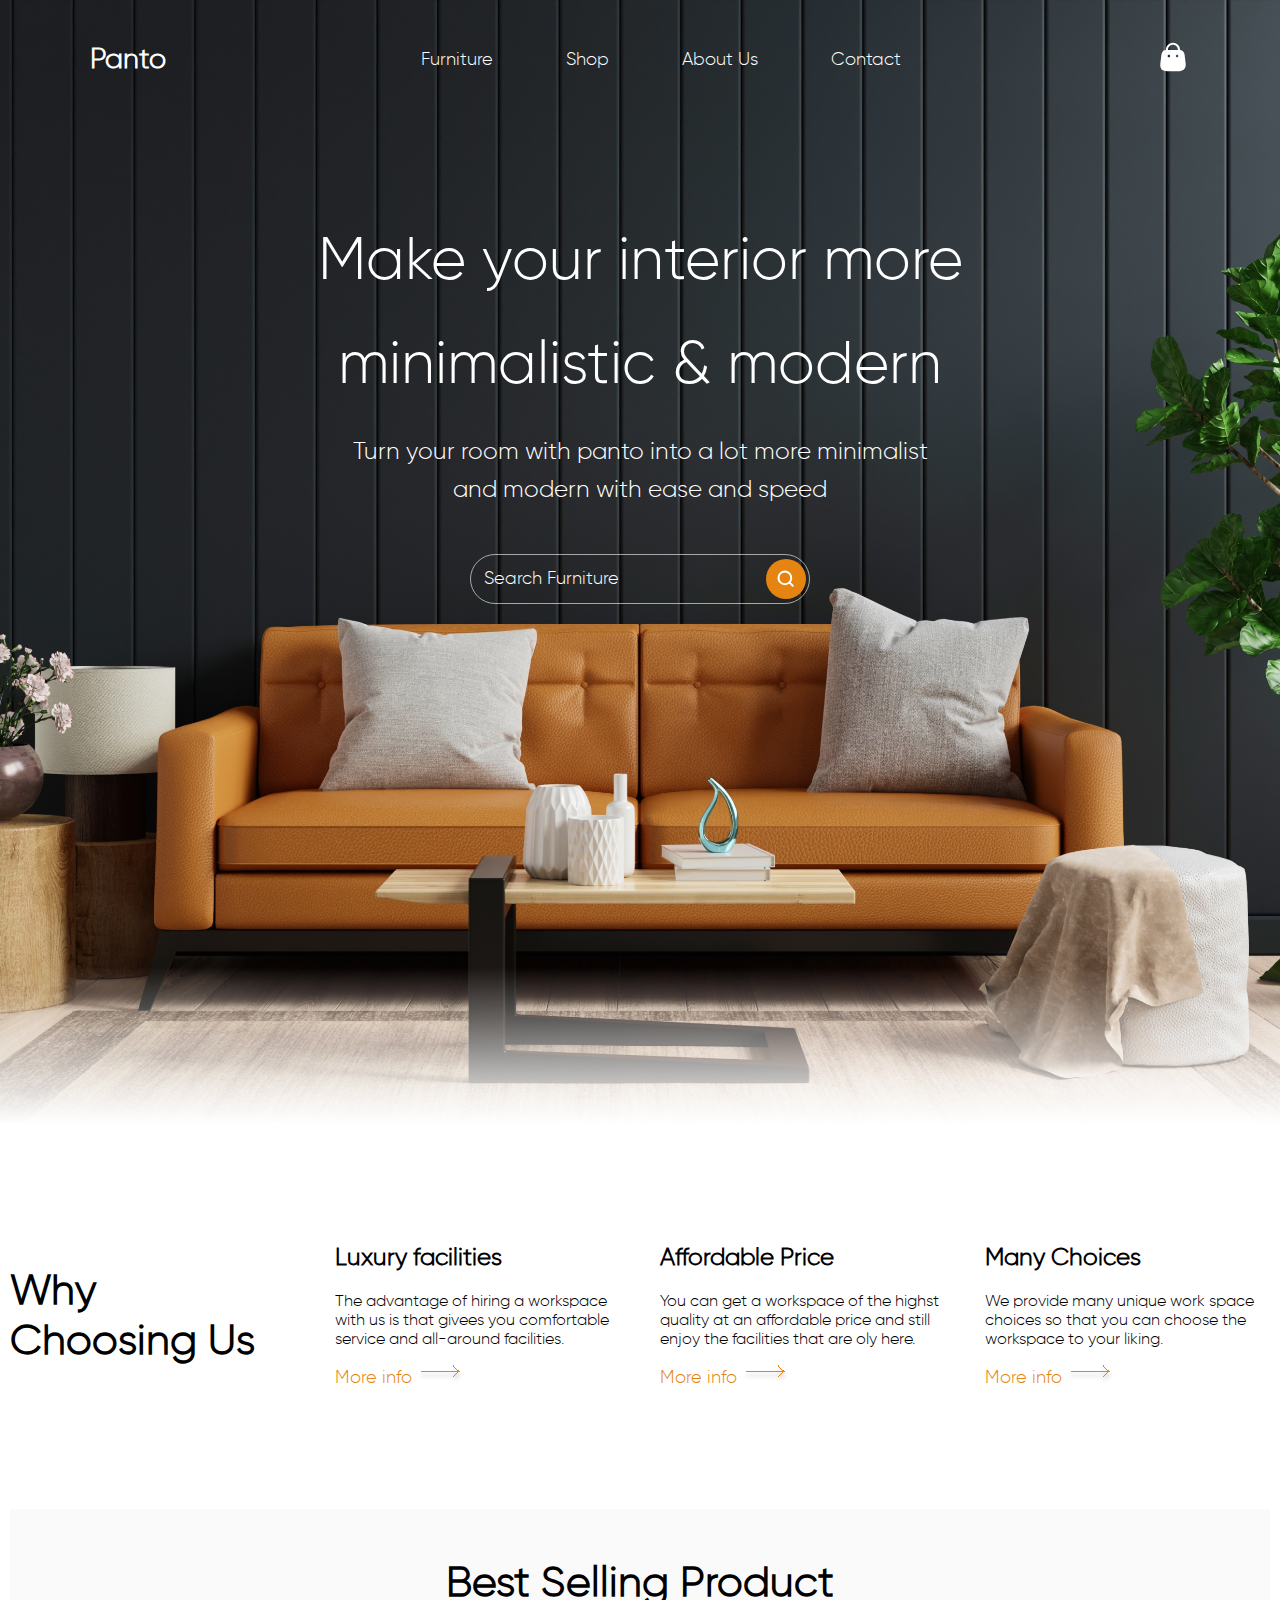
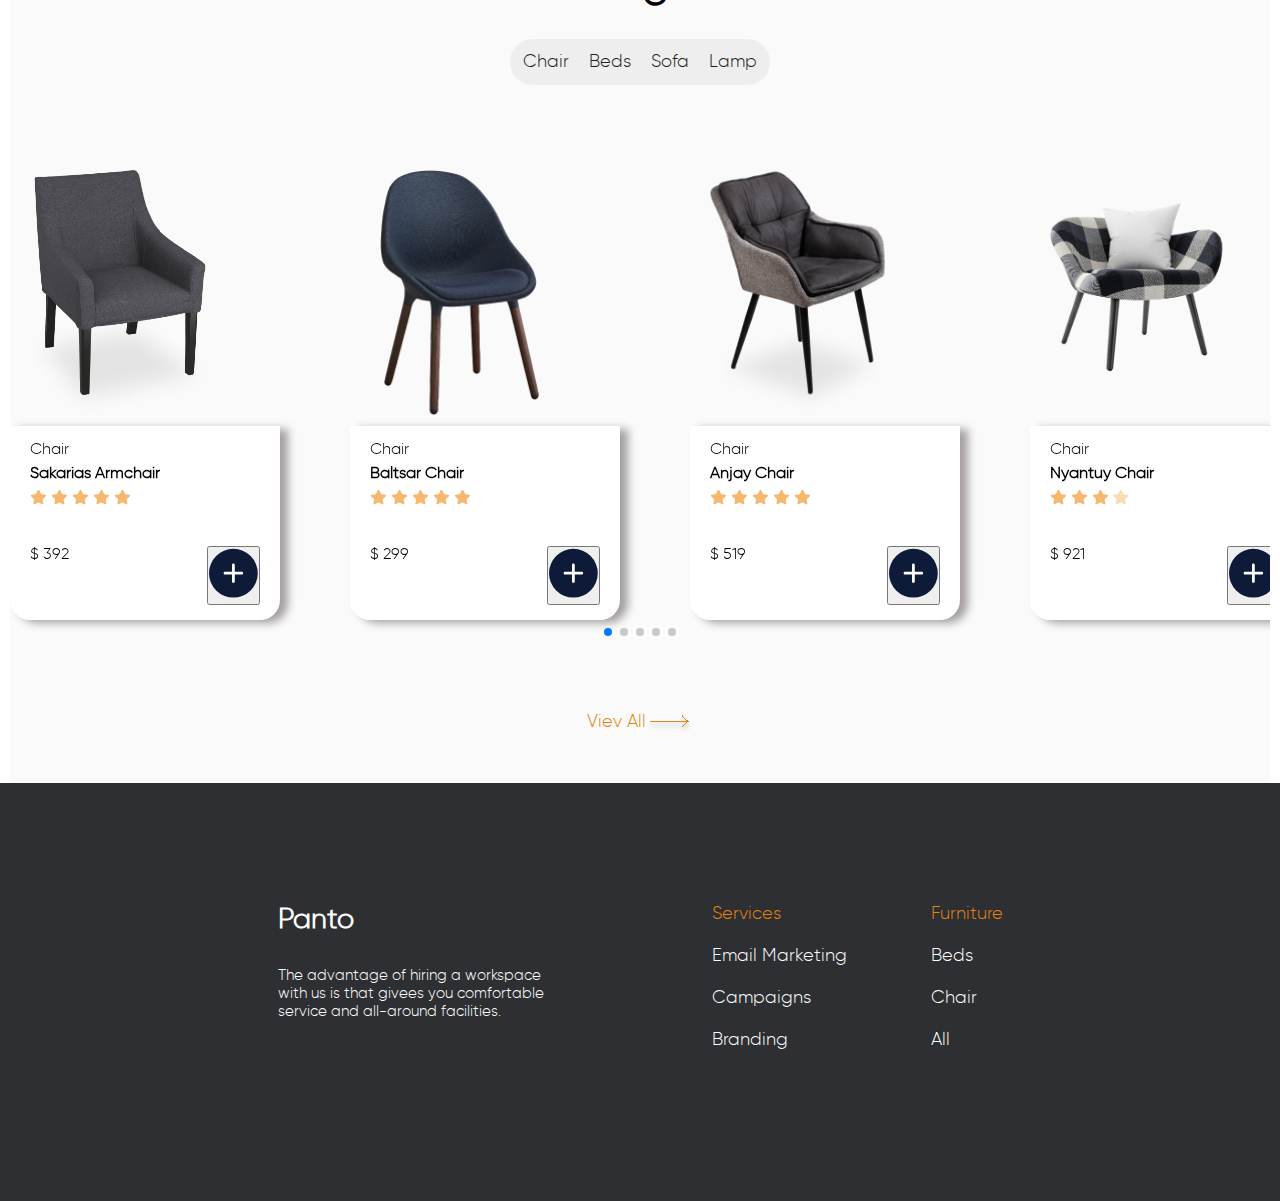
<file: index.html>
<!DOCTYPE html>
<html lang="en">
<head>
    <meta charset="UTF-8">
    <meta name="viewport" content="width=device-width, initial-scale=1.0">
    <title>Document</title>
    <link rel="stylesheet" href="css/swiper-bundle.min.css">
    <link rel="stylesheet" href="css/fonts.css">
    <link rel="stylesheet" href="css/style.css">
</head>
<body>
    <div class="wrapper">
        <header class="header">
            <div class="container">
                <div class="header__inner">
                    <menu class="menu">
                        <a class="menu__logo" href="#" >
                            Panto
                        </a>
                        <ul class="menu__list">
                            <li class="menu__list-item">
                                <a href="#" class="menu__list-link">
                                    Furniture
                                </a>
                            </li>
                            <li class="menu__list-item">
                                <a href="#" class="menu__list-link">
                                    Shop
                                </a>
                            </li>
                            <li class="menu__list-item">
                                <a href="#" class="menu__list-link">
                                    About Us
                                </a>
                            </li>
                            <li class="menu__list-item">
                                <a href="contact.html" class="menu__list-link">
                                    Contact
                                </a>
                            </li>
                        </ul>
                        <a href="#" class="shopping-basket">
                            <img src="img/Bag.svg" alt="">
                        </a>
                    </menu>    
                    <h1 class="header__title">
                        Make your interior more minimalistic & modern
                    </h1>
                    <p class="header__paragraf">
                        Turn your room with panto into a lot more minimalist and modern with ease and speed
                    </p>
                    <div class="search">
                        <form class="form" action="#">
                            <input class="form__input" type="text" placeholder="Search Furniture">
                        </form>
                        <button class="search__button">
                            <img src="img/search.button.svg" alt="search">
                        </button>
                    </div>
                </div>
            </div>
        </header>
        <main class="main">
            <div class="container">
                <section class="choosing">
                    <h2 class="choosing__title">Why Choosing Us</h2>
                    <div class="choosing__card">
                        <div class="choosing__card-item">
                            <h4 class="choosing__card-title">Luxury facilities</h4>
                            <p class="choosing__card-text">
                                The advantage of hiring a workspace with us is that givees you comfortable service
                                and all-around facilities.
                            </p>
                            <a class="choosing__card-link" href="#" >
                                More info 
                                <img src="img/cursor.svg" alt="link for more info">
                            </a>
                        </div>
                        <div class="choosing__card-item">
                            <h4 class="choosing__card-title">Affordable Price</h4>
                            <p class="choosing__card-text">You can get a workspace of the highst quality at an affordable
                                price and still enjoy the facilities that are oly here.
                            </p>
                            <a class="choosing__card-link" href="#" >
                                More info 
                                <img src="img/cursor.svg" alt="link for more info">
                            </a>
                        </div>
                        <div class="choosing__card-item">
                            <h4 class="choosing__card-title">Many Choices</h4>
                            <p class="choosing__card-text">
                                We provide many unique work space choices so that you can choose
                                the workspace to your liking.
                            </p>
                            <a class="choosing__card-link" href="#" >
                                More info 
                                <img src="img/cursor.svg" alt="link for more info">
                            </a>
                        </div>
                    </div>
                </section>
                <section class="products">
                    <div class="container">
                        <h2 class="products__title">Best Selling Product</h2>
                        <ul class="products__menu">
                            <li class="product__menu-item">
                                <a class="product__item-link" href="#">Chair</a>
                            </li>
                            <li class="product__menu-item">
                                <a class="product__item-link" href="#">Beds</a>
                            </li>
                            <li class="product__menu-item">
                                <a class="product__item-link" href="#">Sofa</a>
                            </li>
                            <li class="product__menu-item">
                                <a class="product__item-link" href="#">Lamp</a>
                            </li>
                        </ul>
                        <div class="swiper mySwiper">
                            <div class="swiper-wrapper">
                                <div class="swiper-slide">
                                    <img class="product__img" src="img/chair-01@2x.png" alt="">
                                    <div class="product__info">
                                        <p class="product__tipe">Chair</p>
                                        <h4 class="product__name">Sakarias Armchair</h4>
                                        <div class="product__rating">
                                            <img src="img/star-icon.svg" alt="">
                                            <img src="img/star-icon.svg" alt="">
                                            <img src="img/star-icon.svg" alt="">
                                            <img src="img/star-icon.svg" alt="">
                                            <img src="img/star-icon.svg" alt="">
                                        </div>
                                        <div class="price">
                                            <p class="product__price">$ 392</p>
                                            <button class="product__add-btn">
                                                <img src="img/Frame 174.svg" alt="">
                                            </button>
                                        </div> 
                                    </div>
                                </div>                                
                                <div class="swiper-slide">
                                    <img class="product__img" src="img/chair-02@2x.png" alt="">
                                    <div class="product__info">
                                        <p class="product__tipe">Chair</p>
                                        <h4 class="product__name">Baltsar Chair</h4>
                                        <div class="product__rating">
                                            <img src="img/star-icon.svg" alt="">
                                            <img src="img/star-icon.svg" alt="">
                                            <img src="img/star-icon.svg" alt="">
                                            <img src="img/star-icon.svg" alt="">
                                            <img src="img/star-icon.svg" alt="">
                                        </div>
                                        <div class="price">
                                            <p class="product__price">$ 299</p>
                                            <button class="product__add-btn">
                                                <img src="img/Frame 174.svg" alt="">
                                            </button>
                                        </div> 
                                    </div> 
                                </div>                                
                                <div class="swiper-slide">
                                    <img class="product__img" src="img/chair-03.png" alt="">
                                    <div class="product__info">
                                        <p class="product__tipe">Chair</p>
                                        <h4 class="product__name">Anjay Chair</h4>
                                        <div class="product__rating">
                                            <img src="img/star-icon.svg" alt="">
                                            <img src="img/star-icon.svg" alt="">
                                            <img src="img/star-icon.svg" alt="">
                                            <img src="img/star-icon.svg" alt="">
                                            <img src="img/star-icon.svg" alt="">
                                        </div>
                                        <div class="price">
                                            <p class="product__price">$ 519</p>
                                            <button class="product__add-btn">
                                                <img src="img/Frame 174.svg" alt="">
                                            </button>
                                        </div> 
                                    </div> 
                                </div>                                
                                <div class="swiper-slide">
                                    <img class="product__img" src="img/chair-04@2x.png" alt="">
                                    <div class="product__info">
                                        <p class="product__tipe">Chair</p>
                                        <h4 class="product__name">Nyantuy Chair</h4>
                                        <div class="product__rating">
                                            <img src="img/star-icon.svg" alt="">
                                            <img src="img/star-icon.svg" alt="">
                                            <img src="img/star-icon.svg" alt="">
                                            <img src="img/star-silver.svg" alt="">
                                        </div>
                                        <div class="price">
                                            <p class="product__price">$ 921</p>
                                            <button class="product__add-btn">
                                                <img src="img/Frame 174.svg" alt="">
                                            </button>
                                        </div> 
                                    </div>
                                </div>                                                                 
                                <div class="swiper-slide">
                                    <img class="product__img" src="img/chair-02@2x.png" alt="">
                                    <div class="product__info">
                                        <p class="product__tipe">Chair</p>
                                        <h4 class="product__name">Baltsar Chair</h4>
                                        <div class="product__rating">
                                            <img src="img/star-icon.svg" alt="">
                                            <img src="img/star-icon.svg" alt="">
                                            <img src="img/star-icon.svg" alt="">
                                            <img src="img/star-icon.svg" alt="">
                                            <img src="img/star-icon.svg" alt="">
                                        </div>
                                        <div class="price">
                                            <p class="product__price">$ 299</p>
                                            <button class="product__add-btn">
                                                <img src="img/Frame 174.svg" alt="">
                                            </button>
                                        </div> 
                                    </div> 
                                </div>                                
                                <div class="swiper-slide">
                                    <img class="product__img" src="img/chair-03.png" alt="">
                                    <div class="product__info">
                                        <p class="product__tipe">Chair</p>
                                        <h4 class="product__name">Anjay Chair</h4>
                                        <div class="product__rating">
                                            <img src="img/star-icon.svg" alt="">
                                            <img src="img/star-icon.svg" alt="">
                                            <img src="img/star-icon.svg" alt="">
                                            <img src="img/star-icon.svg" alt="">
                                            <img src="img/star-icon.svg" alt="">
                                        </div>
                                        <div class="price">
                                            <p class="product__price">$ 519</p>
                                            <button class="product__add-btn">
                                                <img src="img/Frame 174.svg" alt="">
                                            </button>
                                        </div> 
                                    </div> 
                                </div>                                
                                <div class="swiper-slide">
                                    <img class="product__img" src="img/chair-04@2x.png" alt="">
                                    <div class="product__info">
                                        <p class="product__tipe">Chair</p>
                                        <h4 class="product__name">Nyantuy Chair</h4>
                                        <div class="product__rating">
                                            <img src="img/star-icon.svg" alt="">
                                            <img src="img/star-icon.svg" alt="">
                                            <img src="img/star-icon.svg" alt="">
                                            <img src="img/star-silver.svg" alt="">
                                        </div>
                                        <div class="price">
                                            <p class="product__price">$ 921</p>
                                            <button class="product__add-btn">
                                                <img src="img/Frame 174.svg" alt="">
                                            </button>
                                        </div> 
                                    </div>
                                </div>                                                                 
                            </div>
                            <div class="swiper-pagination"></div>
                        </div>
                        <a class="products__viev-all" href="#" >
                            Viev All
                            <img src="img/cursor.svg" alt="link for more info">
                        </a>
                    </div>
                </section>
            </div>
        </main>
        <footer class="footer">
            <div class="container">
                <nav class="footer__menu">
                    <ul class="footer__menu-info">
                        <li class="footer__menu-item">
                            <a href="" class="footer__menu-logo">Panto</a>
                        </li>
                        <li class="footer__menu-item">
                            <p class="footer__menu-text">The advantage of hiring a workspace with us is that givees you comfortable service and all-around facilities.</p>
                        </li>
                    </ul>
                    <ul class="footer__menu-list">
                        <li class="footer__menu-item">
                            <a href="" class="footer__menu-link">Services</a>
                        </li>
                        <li class="footer__menu-item">
                            <a href="" class="footer__menu-link">Email Marketing</a>
                        </li>
                        <li class="footer__menu-item">
                            <a href="" class="footer__menu-link">Campaigns</a>
                        </li>
                        <li class="footer__menu-item">
                            <a href="" class="footer__menu-link">Branding</a>
                        </li>
                    </ul>
                    <ul class="footer__menu-list">
                        <li class="footer__menu-item">
                            <a href="" class="footer__menu-link">Furniture</a>
                        </li>
                        <li class="footer__menu-item">
                            <a href="" class="footer__menu-link">Beds</a>
                        </li>
                        <li class="footer__menu-item">
                            <a href="" class="footer__menu-link">Chair</a>
                        </li>
                        <li class="footer__menu-item">
                            <a href="" class="footer__menu-link">All</a>
                        </li>
                    </ul>

                </nav>
            </div>
        </footer>    
    </div>
    <script src="js/swiper-bundle.min.js"></script>
    <script src="js/mine.js"></script>
</body>
</html>
</file>
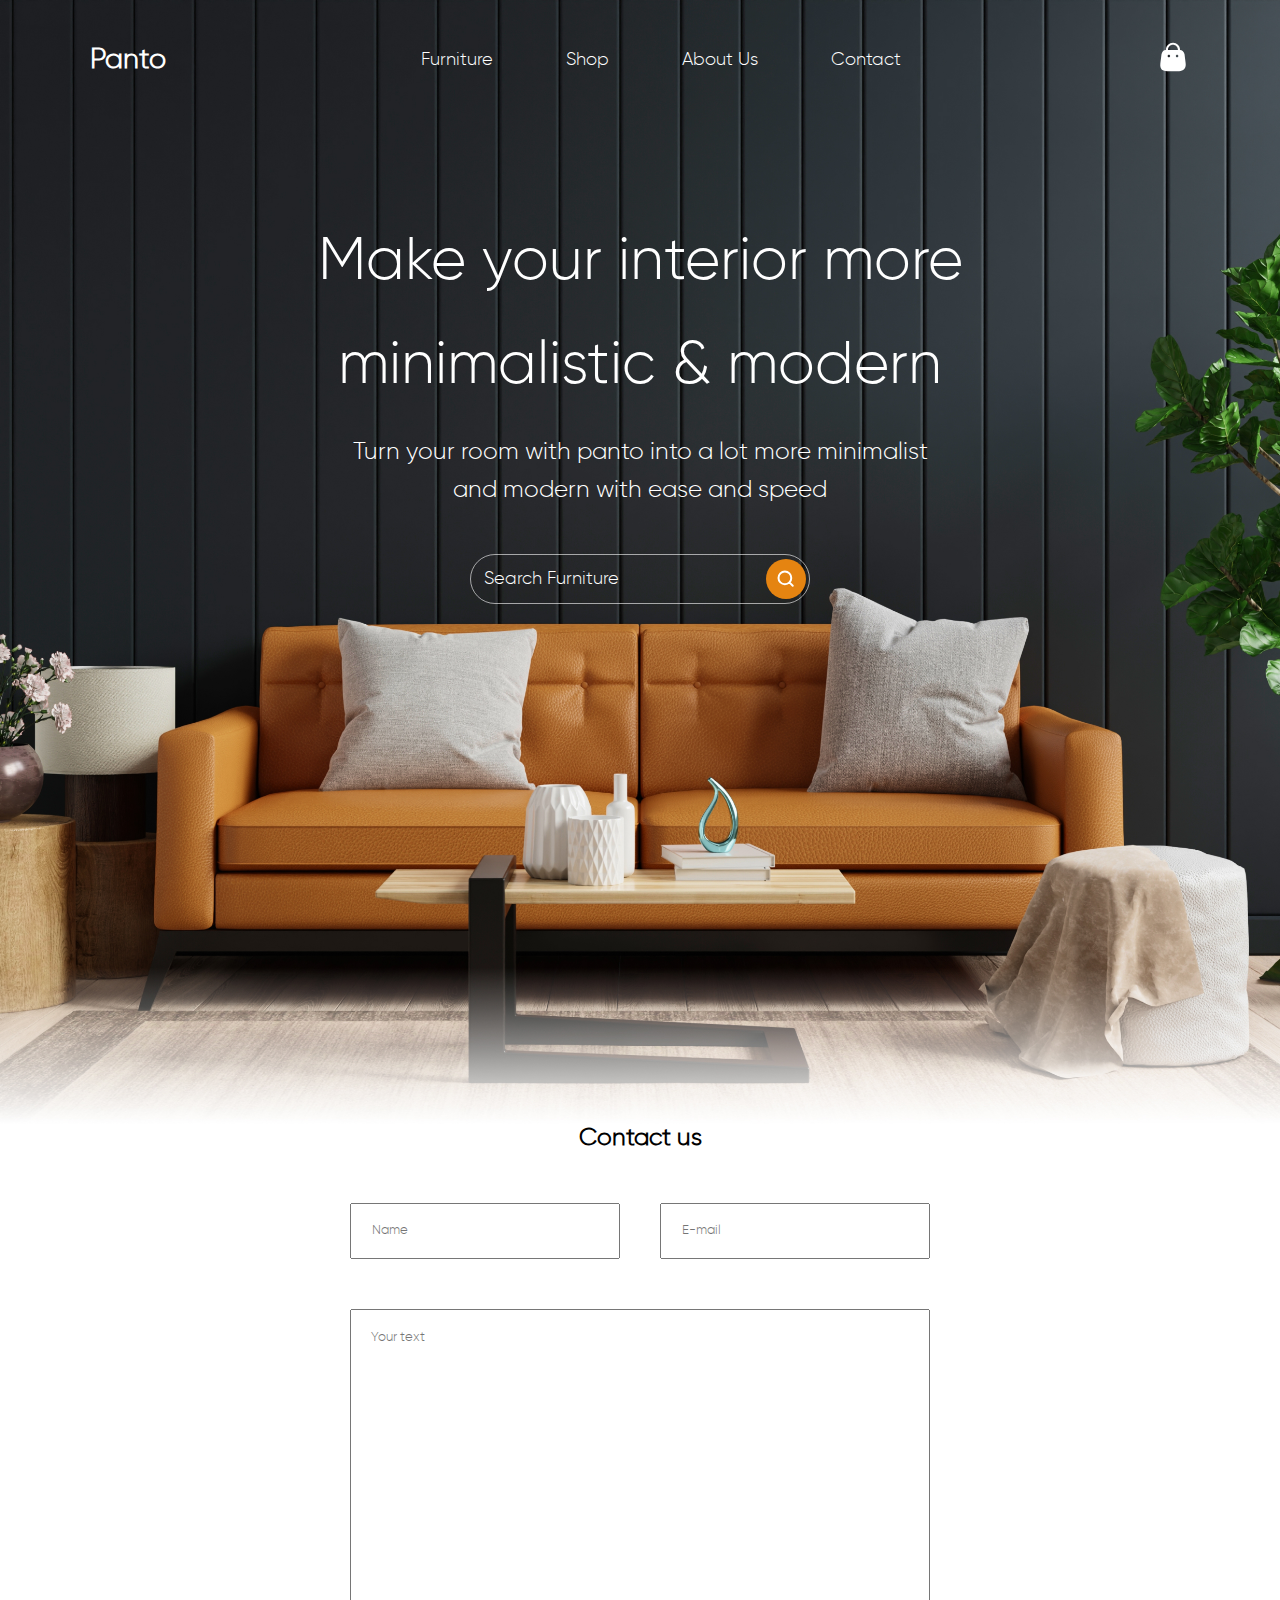
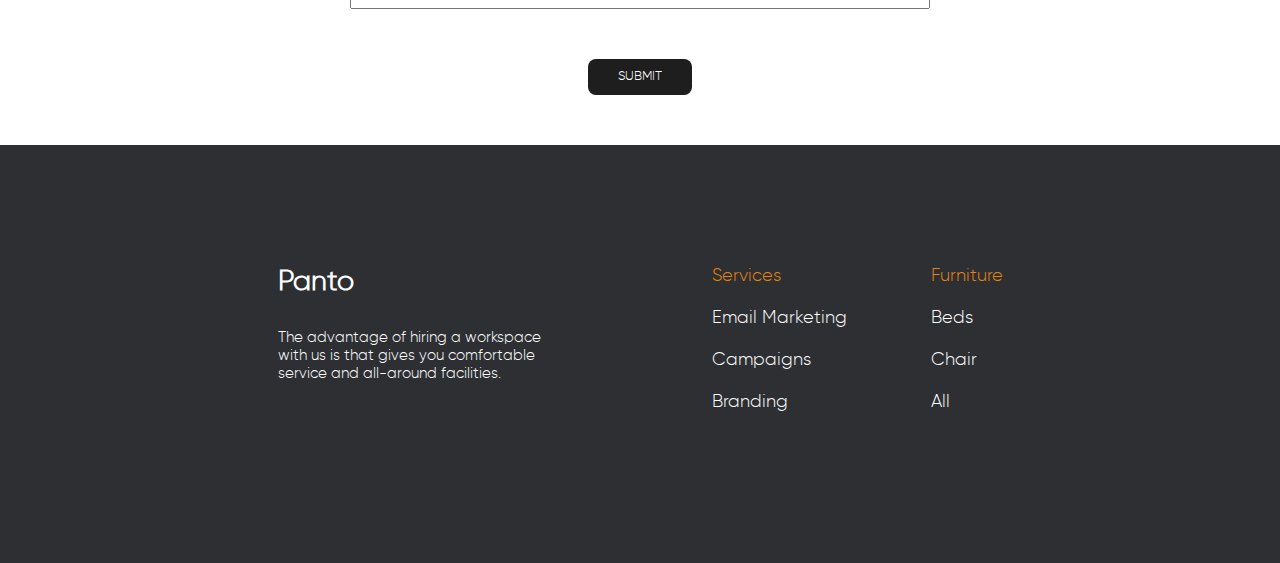
<file: contact.html>
<!DOCTYPE html>
<html lang="en">
<head>
    <meta charset="UTF-8">
    <meta name="viewport" content="width=device-width, initial-scale=1.0">
    <title>Document</title>
    <link rel="stylesheet" href="css/swiper-bundle.min.css">
    <link rel="stylesheet" href="css/fonts.css">
    <link rel="stylesheet" href="css/style.css">
</head>
<body>
    <div class="wrapper">
        <header class="header">
            <div class="container">
                <div class="header__inner">
                    <menu class="menu">
                        <a class="menu__logo" href="index.html" >
                            Panto
                        </a>
                        <ul class="menu__list">
                            <li class="menu__list-item">
                                <a href="#" class="menu__list-link">
                                    Furniture
                                </a>
                            </li>
                            <li class="menu__list-item">
                                <a href="#" class="menu__list-link">
                                    Shop
                                </a>
                            </li>
                            <li class="menu__list-item">
                                <a href="#" class="menu__list-link">
                                    About Us
                                </a>
                            </li>
                            <li class="menu__list-item">
                                <a href="#" class="menu__list-link">
                                    Contact
                                </a>
                            </li>
                        </ul>
                        <a href="#" class="shopping-basket">
                            <img src="img/Bag.svg" alt="">
                        </a>
                    </menu>    
                    <h1 class="header__title">
                        Make your interior more minimalistic & modern
                    </h1>
                    <p class="header__paragraf">
                        Turn your room with panto into a lot more minimalist and modern with ease and speed
                    </p>
                    <div class="search">
                        <form class="form" action="#">
                            <input class="form__input" type="text" placeholder="Search Furniture">
                        </form>
                        <button class="search__button">
                            <img src="img/search.button.svg" alt="search">
                        </button>
                    </div>
                </div>
            </div>
        </header>
        <main class="main">
            <div class="container">
                <h2 class="contact__title">Contact us</h2>
                <div class="contact">
                    <form class="contact__input" action="#">
                        <input class="input__form" type="text"  placeholder="Name">
                        <input class="input__form" type="email"  placeholder="E-mail">
                        <textarea class="textarea" placeholder="Your text"></textarea>
                        <button class="form__btn" type="submit">SUBMIT</button>
                    </form>
                </div>
            </div>  
        </main>
        <footer class="footer">
            <div class="container">
                <nav class="footer__menu">
                    <ul class="footer__menu-info">
                        <li class="footer__menu-item">
                            <a href="" class="footer__menu-logo">Panto</a>
                        </li>
                        <li class="footer__menu-item">
                            <p class="footer__menu-text">The advantage of hiring a workspace with us is that gives you comfortable service and all-around facilities.</p>
                        </li>
                    </ul>
                    <ul class="footer__menu-list">
                        <li class="footer__menu-item">
                            <a href="" class="footer__menu-link">Services</a>
                        </li>
                        <li class="footer__menu-item">
                            <a href="" class="footer__menu-link">Email Marketing</a>
                        </li>
                        <li class="footer__menu-item">
                            <a href="" class="footer__menu-link">Campaigns</a>
                        </li>
                        <li class="footer__menu-item">
                            <a href="" class="footer__menu-link">Branding</a>
                        </li>
                    </ul>
                    <ul class="footer__menu-list">
                        <li class="footer__menu-item">
                            <a href="" class="footer__menu-link">Furniture</a>
                        </li>
                        <li class="footer__menu-item">
                            <a href="" class="footer__menu-link">Beds</a>
                        </li>
                        <li class="footer__menu-item">
                            <a href="" class="footer__menu-link">Chair</a>
                        </li>
                        <li class="footer__menu-item">
                            <a href="" class="footer__menu-link">All</a>
                        </li>
                    </ul>

                </nav>
            </div>
        </footer>    
    </div>
    <script src="js/swiper-bundle.min.js"></script>
    <script src="js/mine.js"></script>
</body>
</html>
</file>
<file: css/fonts.css>
@font-face {
    font-family: 'gilroy';
    src: url(..//fonts/Gilroy-Bold.ttf);
    font-weight: bolder;
}
@font-face{
    font-family: 'gilroy';
    src: url(../fonts/Gilroy-Light.ttf);
    font-weight: lighter;
}
</file>
<file: css/style.css>
html{
    box-sizing: border-box;
    font-family: 'gilroy';
    font-weight: lighter;
    
}

*, *::after, *::before{
    box-sizing: inherit;
    padding: 0;
    margin: 0;
    font-family: 'gilroy';
}
a,
li{
    text-decoration: none;
    list-style-type: none;
    color: #1E1E1E;
    font-size: 18px;
    
}

.container{
    margin: 0 auto;
    max-width: 1260px;
}
html,
body{
    height: 100%;
}
.wrapper{
    display: flex;
    flex-direction: column;
    min-height: 100%;
}

.main{
    flex-grow: 1; 
}
/***************Header****************/
.header{
    background-image: url(../img/mine-bg.jpg);
    background-repeat: no-repeat;
    background-size: cover ;
    background-position: center;
}
.header__inner{
    padding-bottom: 520px;
}
.menu{
    display: flex;
    justify-content: space-between;
    align-items: center;
    padding: 40px 80px;
    
}

.menu__logo{
    
    font-weight: 800;
    font-size: 28px;
    color: #ffff;
}
.menu__list{
    display: flex;
    justify-content: space-between;
    width: 480px;
    
}
.menu__list-link{
    color: #ffff;
    font-family: 'gilroy';
    font-weight: lighter;
}
.header__title{
    font-family: 'gilroy';
    font-weight: bolder;
    padding: 90px 0 15px;
    font-size: 60px;
    margin: 0 auto;
    text-align: center;
    max-width: 860px;
    color: #ffff;
    line-height: 104px;
    
}
.header__paragraf{
    max-width: 600px;
    margin: 0 auto;
    text-align: center;
    font-size: 24px;
    line-height: 38px;
    color: #ffff;
    font-weight: 300;
}
.form{
    display: flex;
    justify-content: center;
    border: 0;
}
.search{
    display: flex;
    justify-content: space-between;
    align-items: center;
    border: 0.86px solid rgba(255, 255, 255, 0.6); 
    margin-top: 45px;
    background:rgba(255, 255, 255, 0.6);
    background-color: transparent;
    max-width: 340px;
    margin: 45px auto 0;
    border-radius: 42px;
    padding: 3px;
    
}

.search__button{
    background-color: transparent;
    display: flex;
    align-items: center;
    justify-content: center;
    border: 0;
}
.form__input {
    font-size: 18px;
    color: #ffff;
    max-width: 280px;
    background-color: transparent;
    padding: 10px;
    border: 0;
    outline: none;
    

}
.form__input::placeholder{
    color: #ffff;
    font-size: 18px;
    border: 0;
    
}


/************************choosing*******************************/

.choosing {
    margin: 120px 0;
    display: flex;
    justify-content: space-between;
    align-items: center;
    
}
.choosing__title {
    box-sizing:border-box;
    font-size: 42px;
    font-weight: 800;
    max-width: 245px;
}
.choosing__card {
    display: flex;
    justify-content: space-between;
    gap: 40px;

}
.choosing__card-item{
   max-width: 285px; 
}
.choosing__card-title {
    font-size: 24px;
    font-weight: bold;
}
.choosing__card-text {
    margin: 20px 0 15px;
    font-size: 16px;
}
.choosing__card-link {
    color: #E58411FF;
}

/**************************Products*************************/
.products {
    background-color: #FAFAFAFF;
    padding: 50px 0;
}
.container {
}
.products__title {
    text-align: center;
    font-size: 42px;
    font-weight: bold;
    padding-bottom: 30px;
}
.products__menu {
    display: flex;
    justify-content: center;
    background-color: #EEEEEEFF;
    max-width: 260px;
    margin: 0 auto;
    border-radius: 32px;
    padding: 5px;
}
.product__menu-item {
    padding: 7px 10px;
    transition: background-color .6s;
    border-radius: 32px;
}
.product__menu-item:hover {
    background-color: #ffffff;
    border-radius: 32px;
}
.swiper {
}
.swiper-free-mode>.swiper-wrapper {
    gap: 40px;
    padding-top: 80px;
}
.swiper-wrapper {
    padding-bottom: 30px;
}
.swiper-slide {
    max-width: 270px;
}
.product__info{
    background-color: #ffff;
    padding: 15px 20px;
    border-bottom-left-radius: 20px;
    border-bottom-right-radius: 20px;
    box-shadow: 8px 3px 9px  rgb(163, 159, 159);
}
.product__img {
    width: 220px;
    height: 255px;
}
.product__tipe {
}
.product__name {
    padding-top: 5px;
}
.product__rating {
    padding: 5px 0 35px;
}
.price {
    display: flex;
    justify-content: space-between;
}
.products__viev-all{
    margin-top: 60px;
    color: #E58411FF;
    display: flex;
    align-items: center;
    justify-content: center;
}
.products__viev-all img{
    padding-top: 5px;
}
/*************************contact******************/
.contact__title {
    text-align: center;
}
.contact {
    padding: 50px 0;
}
.contact__input {
    margin: 0 auto;
    max-width: 580px;
    display: flex;
    justify-content: center;
    flex-wrap: wrap;
    gap: 50px 40px;
}
.input__form {
    width: 270px;
    padding: 18px 20px;
}
.textarea {
    width: 100%;
    resize: none;
    padding: 20px;
    height: 300px;
    outline:  none;
}
.form__btn{
    padding: 10px 30px;
    background-color: #1E1E1E;
    color: #ffff;
    border-radius: 8px;
    border: none;
    transition: all .3s;
    cursor:pointer;
}
.form__btn:hover{
    background-color: #E58411FF;
    border: none;
    color: #1E1E1E;
    font-weight: bolder;
    box-shadow: 2px 8px 8px 2px gray;
}
/*************************Footer*******************/
.footer{
    background-color: #2D2F33FF;
    padding: 120px 0 50px;
}

.footer__menu{
    display: flex;
    justify-content: center;
    gap: 84px;
    
}
.footer__menu-info{
    margin-right: 55px;
}
.footer__menu-item{
    max-width: 295px;
    font-size: 15px;
    
}
.footer__menu-item:first-child .footer__menu-link{
    color: #E58411FF;
}
.footer__menu-text{
    padding: 30px 0 130px;
}
.footer__menu-logo{
    font-weight:900;
    font-size: 28px;
}
.footer__menu-logo,
.footer__menu-item,
.footer__menu-link{
    color: #ffffff;
}
.footer__menu-list{
    display: flex;
    flex-direction: column;
    gap: 20px;
}
/***************************Responsive*********************/
@media(max-width: 768px){
   .menu{
    gap: 20px;
   } 
}
/*shevcvale*/
</file>
